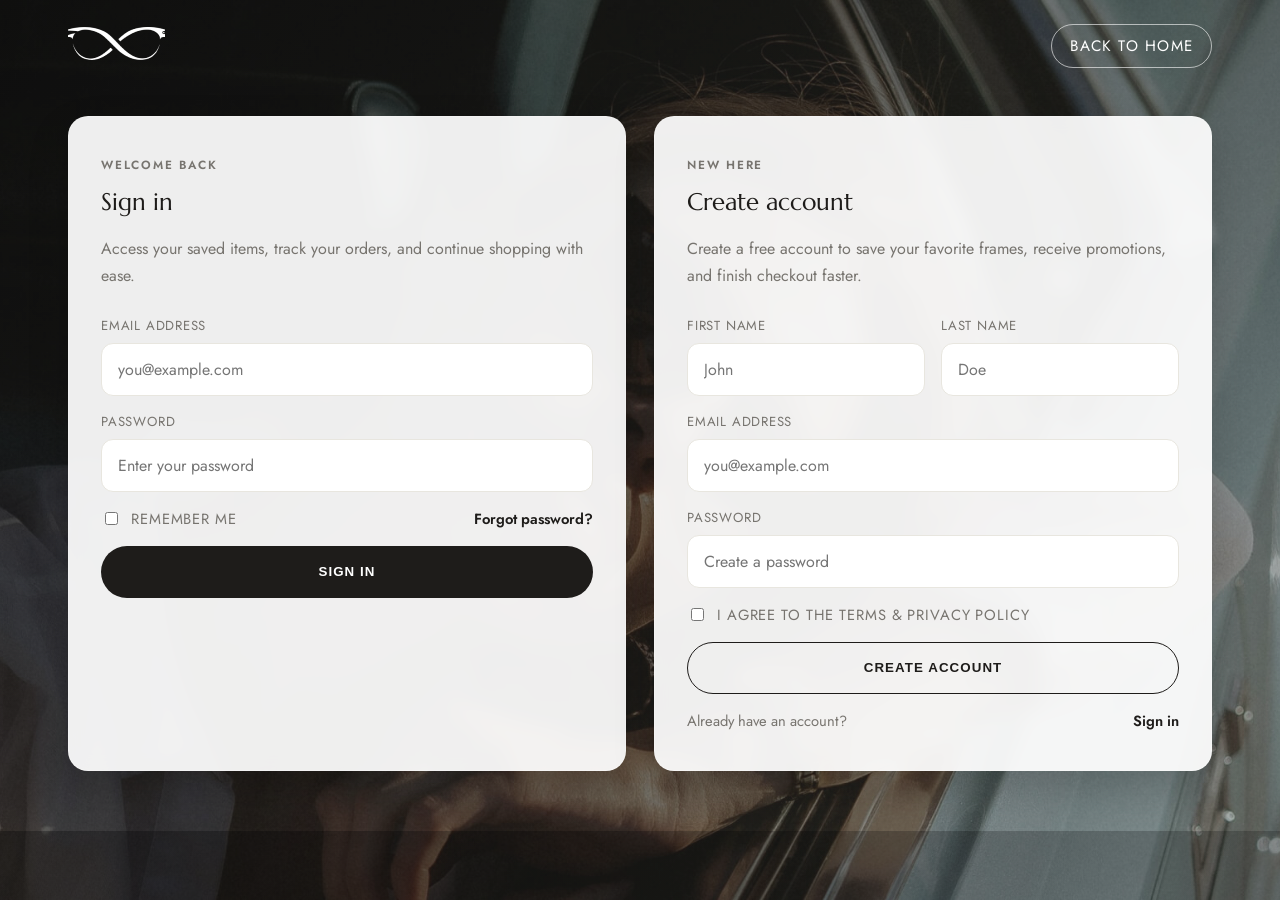
<file: account.html>
<!DOCTYPE html>
<html lang="en">
  <head>
    <meta charset="UTF-8" />
    <meta name="viewport" content="width=device-width, initial-scale=1.0" />
    <title>Account | Eyewear</title>
    <link rel="preconnect" href="https://fonts.googleapis.com" />
    <link rel="preconnect" href="https://fonts.gstatic.com" crossorigin />
    <link
      href="https://fonts.googleapis.com/css2?family=Jost:ital,wght@0,100..900;1,100..900&family=Marcellus&display=swap"
      rel="stylesheet"
    />
    <link rel="stylesheet" href="style.css" />
    <style>
      :root {
        --ink: #20201e;
        --muted: #77746f;
        --paper: #f7f6f2;
        --line: #e8e6df;
        --primary: #1e1c1a;
        --accent: #d0b98d;
        --panel: rgba(255, 255, 255, 0.93);
      }

      * { box-sizing: border-box; }

      body {
        margin: 0;
        font-family: "Jost", sans-serif;
        background: linear-gradient(135deg, rgba(20,20,20,0.7), rgba(76,75,71,0.4)),
          url("images/background-img.jpg") center/cover no-repeat fixed;
        color: var(--ink);
      }

      a { text-decoration: none; }

      .auth-header {
        max-width: 1180px;
        margin: 0 auto;
        padding: 24px 18px 0;
        display: flex;
        justify-content: space-between;
        align-items: center;
      }

      .brand img {
        max-height: 42px;
        width: auto;
      }

      .home-link {
        color: #fff;
        border: 1px solid rgba(255,255,255,0.6);
        padding: 10px 18px;
        border-radius: 999px;
        font-size: 0.95rem;
        letter-spacing: 0.08em;
        text-transform: uppercase;
      }

      .auth-shell {
        max-width: 1180px;
        margin: 48px auto 60px;
        padding: 0 18px;
      }

      .auth-grid {
        display: grid;
        grid-template-columns: repeat(2, minmax(0, 1fr));
        gap: 28px;
      }

      .auth-card {
        background: var(--panel);
        border: 1px solid rgba(255,255,255,0.2);
        border-radius: 20px;
        box-shadow: 0 18px 40px rgba(0,0,0,0.18);
        padding: 38px 32px;
        backdrop-filter: blur(8px);
      }

      .eyebrow {
        margin: 0 0 12px;
        color: var(--muted);
        text-transform: uppercase;
        letter-spacing: 0.15em;
        font-size: 0.74rem;
        font-weight: 600;
      }

      h1, h2 {
        margin: 0 0 18px;
        color: var(--primary);
        font-family: "Marcellus", serif;
        font-weight: 400;
      }

      .auth-card p {
        color: var(--muted);
        line-height: 1.7;
      }

      .auth-form {
        display: flex;
        flex-direction: column;
        gap: 16px;
        margin-top: 26px;
      }

      .form-group {
        display: flex;
        flex-direction: column;
        gap: 8px;
      }

      label {
        font-size: 0.82rem;
        letter-spacing: 0.06em;
        text-transform: uppercase;
        color: var(--muted);
      }

      input {
        width: 100%;
        border: 1px solid var(--line);
        border-radius: 12px;
        padding: 14px 16px;
        background: #fff;
        font: inherit;
        color: var(--ink);
      }

      input:focus {
        outline: 2px solid rgba(208, 185, 141, 0.4);
        border-color: var(--accent);
      }

      .row-group {
        display: grid;
        grid-template-columns: repeat(2, minmax(0, 1fr));
        gap: 16px;
      }

      .primary-btn {
        display: inline-flex;
        justify-content: center;
        align-items: center;
        min-height: 52px;
        border: none;
        border-radius: 999px;
        background: var(--primary);
        color: #fff;
        font-weight: 600;
        letter-spacing: 0.08em;
        text-transform: uppercase;
        cursor: pointer;
        transition: transform 0.2s ease, opacity 0.2s ease;
      }

      .primary-btn:hover {
        transform: translateY(-1px);
        opacity: 0.96;
      }

      .secondary-btn {
        display: inline-flex;
        justify-content: center;
        align-items: center;
        min-height: 52px;
        border: 1px solid var(--primary);
        border-radius: 999px;
        background: transparent;
        color: var(--primary);
        font-weight: 600;
        letter-spacing: 0.08em;
        text-transform: uppercase;
      }

      .meta-row {
        display: flex;
        justify-content: space-between;
        align-items: center;
        gap: 12px;
        font-size: 0.92rem;
        color: var(--muted);
      }

      .meta-row a {
        color: var(--primary);
        font-weight: 600;
      }

      .checkbox {
        display: inline-flex;
        align-items: center;
        gap: 10px;
        font-size: 0.92rem;
        color: var(--muted);
      }

      .checkbox input {
        width: auto;
      }

      @media (max-width: 800px) {
        .auth-grid,
        .row-group {
          grid-template-columns: 1fr;
        }
      }
    </style>
  </head>
  <body>
    <header class="auth-header">
      <a href="index.html" class="brand" aria-label="Eyewear home">
        <img src="images/logo.png" alt="Eyewear logo" />
      </a>
      <a href="index.html" class="home-link">Back to home</a>
    </header>

    <main class="auth-shell">
      <div class="auth-grid">
        <section class="auth-card">
          <p class="eyebrow">Welcome back</p>
          <h1>Sign in</h1>
          <p>Access your saved items, track your orders, and continue shopping with ease.</p>

          <form class="auth-form" action="index.html" method="get">
            <div class="form-group">
              <label for="signin-email">Email address</label>
              <input id="signin-email" type="email" name="email" placeholder="you@example.com" required />
            </div>

            <div class="form-group">
              <label for="signin-password">Password</label>
              <input id="signin-password" type="password" name="password" placeholder="Enter your password" required />
            </div>

            <div class="meta-row">
              <label class="checkbox"><input type="checkbox" /> Remember me</label>
              <a href="signup.html">Forgot password?</a>
            </div>

            <button class="primary-btn" type="submit">Sign in</button>
          </form>
        </section>

        <section class="auth-card">
          <p class="eyebrow">New here</p>
          <h2>Create account</h2>
          <p>Create a free account to save your favorite frames, receive promotions, and finish checkout faster.</p>

          <form class="auth-form" action="index.html" method="get">
            <div class="row-group">
              <div class="form-group">
                <label for="signup-firstname">First name</label>
                <input id="signup-firstname" type="text" name="firstname" placeholder="John" required />
              </div>
              <div class="form-group">
                <label for="signup-lastname">Last name</label>
                <input id="signup-lastname" type="text" name="lastname" placeholder="Doe" required />
              </div>
            </div>

            <div class="form-group">
              <label for="signup-email">Email address</label>
              <input id="signup-email" type="email" name="email" placeholder="you@example.com" required />
            </div>

            <div class="form-group">
              <label for="signup-password">Password</label>
              <input id="signup-password" type="password" name="password" placeholder="Create a password" required />
            </div>

            <label class="checkbox"><input type="checkbox" required /> I agree to the Terms & Privacy Policy</label>

            <button class="secondary-btn" type="submit">Create account</button>
            <div class="meta-row">
              <span>Already have an account?</span>
              <a href="signin.html">Sign in</a>
            </div>
          </form>
        </section>
      </div>
    </main>
  </body>
</html>
</file>
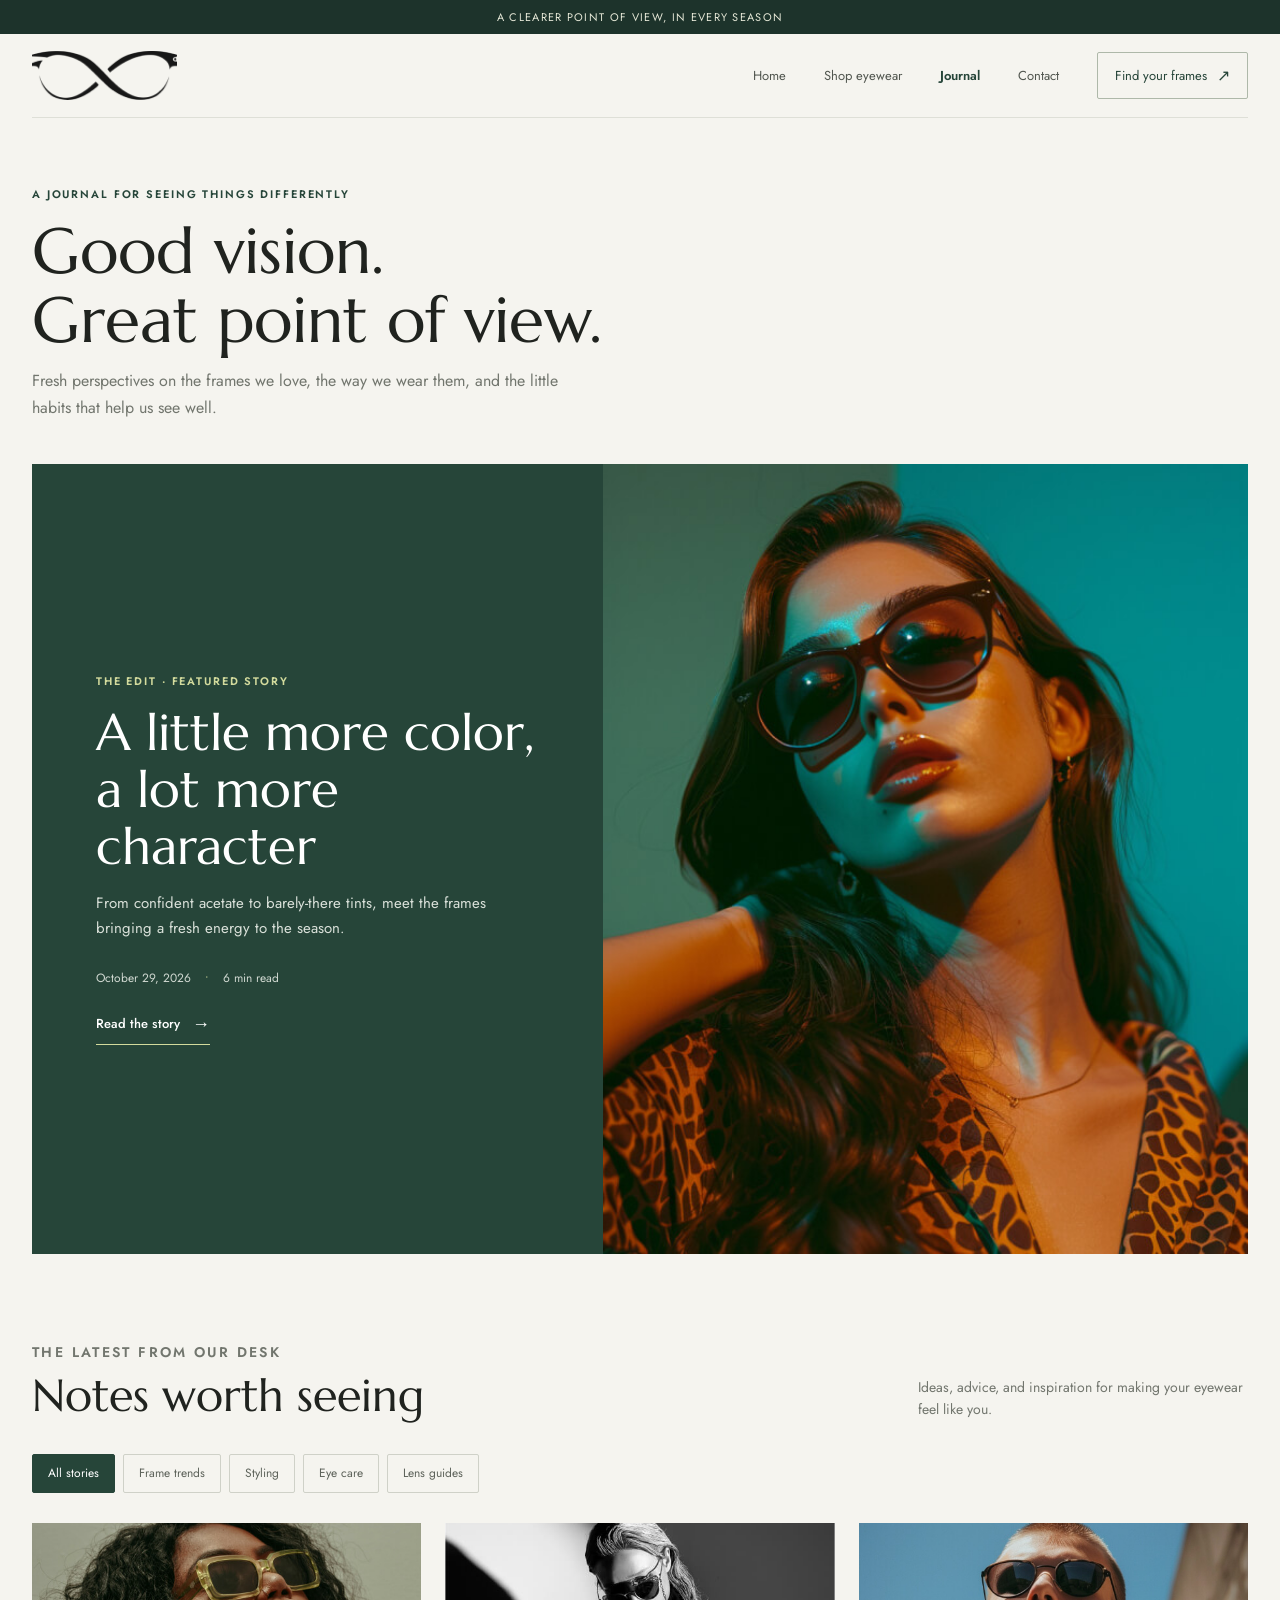
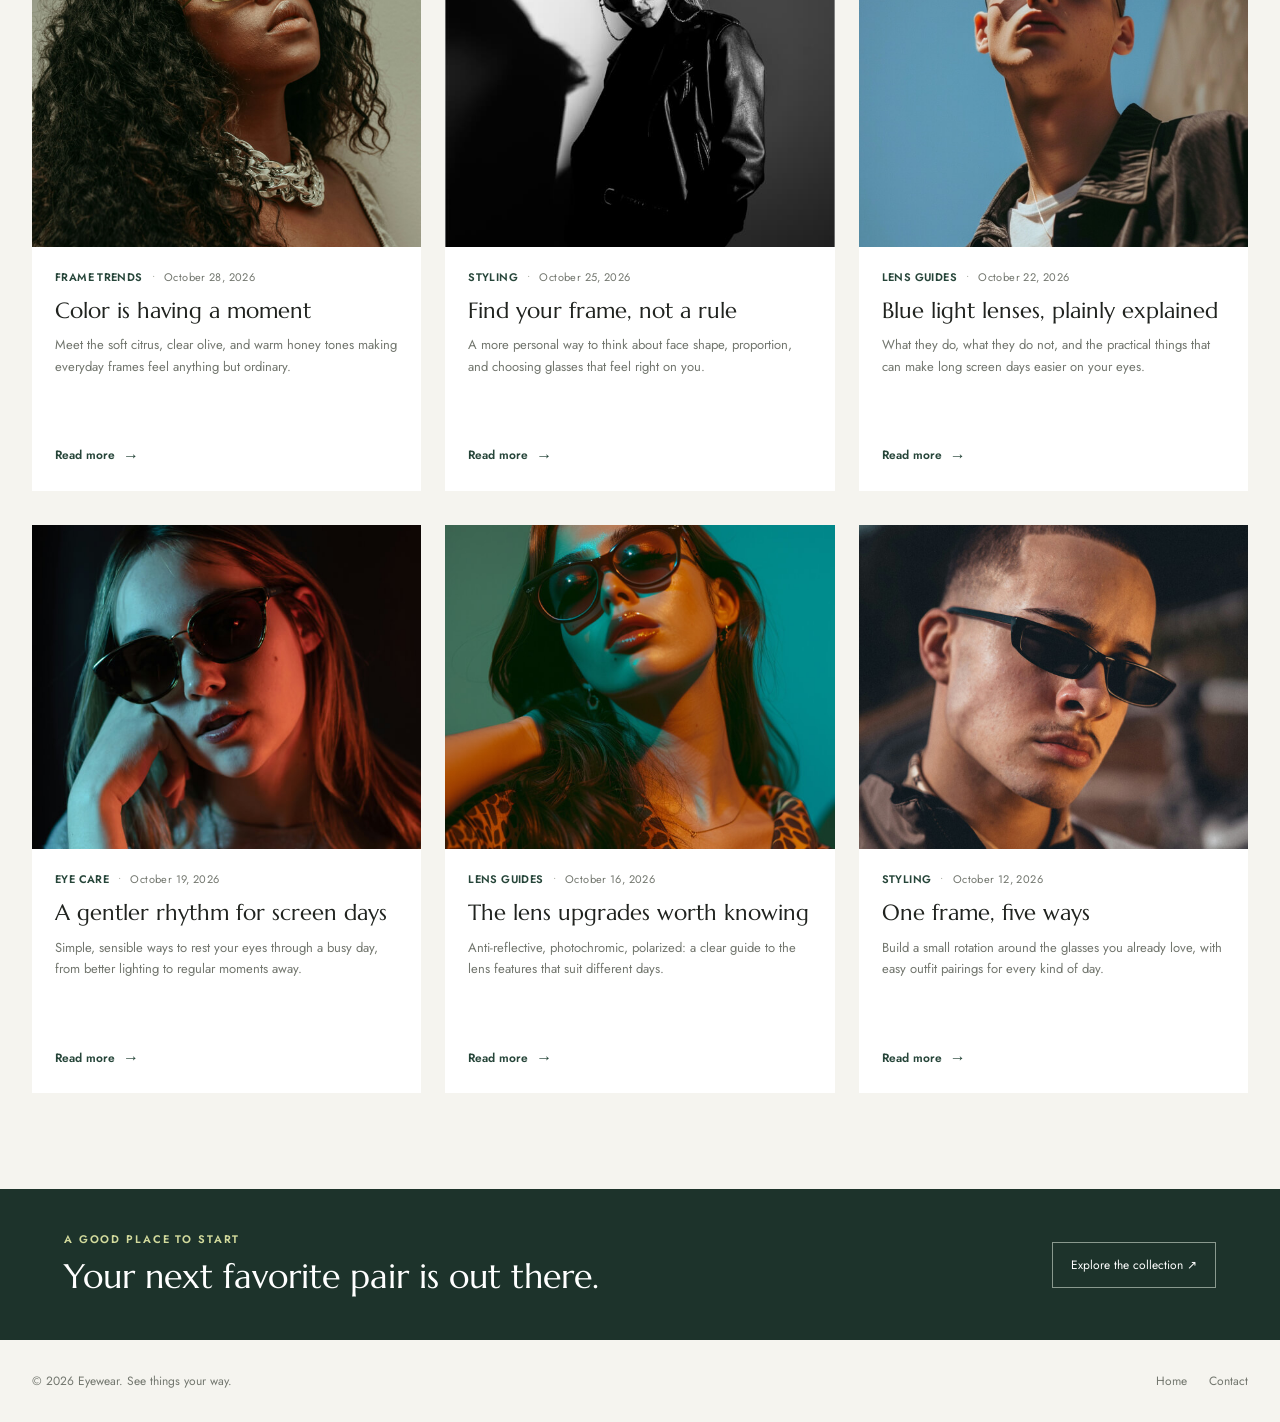
<file: blog.html>
<!DOCTYPE html>
<html lang="en">
  <head>
    <meta charset="UTF-8" />
    <meta name="viewport" content="width=device-width, initial-scale=1.0" />
    <meta name="description" content="The Eyewear Journal: thoughtful notes on frame trends, personal style, eye care, and lenses." />
    <title>The Eyewear Journal | Eyewear </title>
    <link rel="preconnect" href="https://fonts.googleapis.com" />
    <link rel="preconnect" href="https://fonts.gstatic.com" crossorigin />
    <link href="https://fonts.googleapis.com/css2?family=Jost:wght@400;500;600;700&family=Marcellus&display=swap" rel="stylesheet" />
    <style>
      :root {
        --ink: #20231f;
        --muted: #72766e;
        --paper: #f5f4ef;
        --white: #fff;
        --line: #dedfd7;
        --green: #264539;
        --green-deep: #1d332b;
        --citron: #d3db9d;
        --serif: "Marcellus", Georgia, serif;
        --sans: "Jost", sans-serif;
      }

      * { box-sizing: border-box; }
      html { scroll-behavior: smooth; }
      body { margin: 0; color: var(--ink); background: var(--paper); font-family: var(--sans); }
      a { color: inherit; text-decoration: none; }
      button { font: inherit; }

      .site-header { background: var(--paper); }
      .utility-line { display: flex; justify-content: center; padding: 9px 20px; color: #e7e9d8; background: var(--green-deep); font-size: 11px; letter-spacing: .12em; text-transform: uppercase; }
      .nav-shell { width: min(1320px, calc(100% - 64px)); min-height: 84px; margin: auto; display: flex; align-items: center; justify-content: space-between; border-bottom: 1px solid var(--line); }
      .brand { display: inline-flex; align-items: center; }
      .brand img { display: block; width: 145px; height: auto; }
      .main-nav { display: flex; align-items: center; gap: 38px; }
      .main-nav a { color: #51564f; font-size: 13px; transition: color 160ms ease; }
      .main-nav a:hover, .main-nav a[aria-current="page"] { color: var(--green); }
      .main-nav a[aria-current="page"] { font-weight: 600; }
      .shop-link { display: inline-flex; align-items: center; gap: 10px; padding: 11px 17px; border: 1px solid #aeb8a9; border-radius: 2px; color: var(--green) !important; }
      .shop-link span { font-size: 16px; }
      .menu-toggle { display: none; width: 42px; height: 42px; border: 1px solid var(--line); color: var(--ink); background: transparent; cursor: pointer; }

      .page-intro { width: min(1320px, calc(100% - 64px)); margin: auto; padding: 68px 0 42px; }
      .eyebrow { margin: 0 0 15px; color: var(--green); font-size: 11px; font-weight: 600; letter-spacing: .17em; text-transform: uppercase; }
      h1, h2, h3, p { margin-top: 0; }
      .page-intro h1 { max-width: 760px; margin-bottom: 12px; font-family: var(--serif); font-size: clamp(42px, 5vw, 68px); font-weight: 400; line-height: 1.08; }
      .page-intro > p:last-child { max-width: 560px; margin-bottom: 0; color: var(--muted); font-size: 16px; line-height: 1.7; }

      .feature-wrap { width: min(1320px, calc(100% - 64px)); margin: auto; }
      .feature { display: grid; min-height: 440px; grid-template-columns: 1fr 1.13fr; overflow: hidden; background: var(--green); }
      .feature-copy { display: flex; flex-direction: column; align-items: flex-start; justify-content: center; padding: clamp(32px, 5vw, 76px); color: #fff; }
      .feature-copy .eyebrow { color: var(--citron); }
      .feature-copy h2 { max-width: 460px; margin: 0 0 16px; font-family: var(--serif); font-size: clamp(34px, 4vw, 51px); font-weight: 400; line-height: 1.12; }
      .feature-copy > p:not(.eyebrow) { max-width: 420px; margin-bottom: 27px; color: #d9e0d9; font-size: 15px; line-height: 1.7; }
      .feature-meta { display: flex; align-items: center; gap: 14px; margin-bottom: 24px; color: #d1d9d2; font-size: 12px; }
      .feature-meta span + span::before { content: "•"; margin-right: 14px; color: var(--citron); }
      .text-link { display: inline-flex; align-items: center; gap: 12px; padding-bottom: 7px; border-bottom: 1px solid var(--citron); color: #fff; font-size: 13px; font-weight: 500; }
      .text-link span { font-size: 18px; transition: transform 160ms ease; }
      .text-link:hover span { transform: translateX(4px); }
      .feature-image { min-height: 440px; background: #5a5c4a; }
      .feature-image img { display: block; width: 100%; height: 100%; min-height: 440px; object-fit: cover; object-position: center 42%; }

      .stories { width: min(1320px, calc(100% - 64px)); margin: auto; padding: 88px 0 96px; }
      .stories-heading { display: flex; align-items: flex-end; justify-content: space-between; gap: 30px; margin-bottom: 30px; }
      .stories-heading h2 { margin: 0; font-family: var(--serif); font-size: clamp(32px, 4vw, 45px); font-weight: 400; }
      .stories-heading p { max-width: 330px; margin: 0 0 3px; color: var(--muted); font-size: 14px; line-height: 1.55; }
      .filters { display: flex; flex-wrap: wrap; gap: 8px; margin-bottom: 30px; }
      .filter-button { min-height: 39px; padding: 8px 15px; border: 1px solid #cfd1c8; border-radius: 2px; color: #5d625a; background: transparent; font-size: 12px; cursor: pointer; transition: color 160ms ease, background 160ms ease, border-color 160ms ease; }
      .filter-button:hover, .filter-button[aria-pressed="true"] { border-color: var(--green); color: #fff; background: var(--green); }
      .article-grid { display: grid; grid-template-columns: repeat(3, minmax(0, 1fr)); gap: 34px 24px; }
      .article-card { min-width: 0; background: var(--white); animation: rise-in 420ms ease both; }
      .article-card[hidden] { display: none; }
      .article-image { display: block; overflow: hidden; aspect-ratio: 1.2; background: #e5e3d9; }
      .article-image img { display: block; width: 100%; height: 100%; object-fit: cover; transition: transform 350ms ease; }
      .article-card:hover .article-image img { transform: scale(1.035); }
      .article-content { display: flex; min-height: 244px; flex-direction: column; align-items: flex-start; padding: 22px 23px 24px; }
      .article-meta { display: flex; flex-wrap: wrap; align-items: center; gap: 9px; margin-bottom: 12px; color: var(--muted); font-size: 11px; letter-spacing: .035em; }
      .article-category { color: var(--green); font-weight: 600; text-transform: uppercase; }
      .meta-dot { color: #a7aa9f; }
      .article-content h3 { margin-bottom: 9px; font-family: var(--serif); font-size: 22px; font-weight: 400; line-height: 1.28; }
      .article-content > p { margin-bottom: 20px; color: var(--muted); font-size: 13px; line-height: 1.65; }
      .article-extra { margin: -5px 0 20px; color: var(--muted); font-size: 13px; line-height: 1.65; }
      .read-more { display: inline-flex; align-items: center; gap: 8px; margin-top: auto; padding: 0; border: 0; color: var(--green); background: transparent; font-size: 12px; font-weight: 600; cursor: pointer; }
      .read-more span { font-size: 16px; transition: transform 160ms ease; }
      .read-more:hover span { transform: translateX(4px); }
      .no-results { display: none; padding: 34px 0; color: var(--muted); text-align: center; }

      .journal-note { display: grid; grid-template-columns: 1fr auto; align-items: center; gap: 30px; padding: 42px clamp(24px, 5vw, 70px); color: #fff; background: var(--green-deep); }
      .journal-note .eyebrow { margin-bottom: 8px; color: var(--citron); }
      .journal-note h2 { margin: 0; font-family: var(--serif); font-size: clamp(25px, 3vw, 34px); font-weight: 400; }
      .journal-note a { display: inline-flex; min-height: 46px; align-items: center; justify-content: center; padding: 0 18px; border: 1px solid #89998e; color: #fff; font-size: 12px; transition: color 160ms ease, background 160ms ease; }
      .journal-note a:hover { color: var(--green-deep); background: var(--citron); }
      .site-footer { display: flex; width: min(1320px, calc(100% - 64px)); min-height: 82px; align-items: center; justify-content: space-between; gap: 20px; margin: auto; color: var(--muted); font-size: 12px; }
      .site-footer p { margin: 0; }
      .footer-links { display: flex; gap: 22px; }
      .footer-links a:hover { color: var(--green); }

      @keyframes rise-in { from { opacity: 0; transform: translateY(12px); } to { opacity: 1; transform: translateY(0); } }
      @media (max-width: 900px) {
        .main-nav { gap: 22px; }
        .feature { grid-template-columns: 1fr 1fr; }
        .article-grid { grid-template-columns: repeat(2, minmax(0, 1fr)); }
      }
      @media (max-width: 640px) {
        .utility-line { padding-inline: 12px; font-size: 9px; text-align: center; }
        .nav-shell, .page-intro, .feature-wrap, .stories, .site-footer { width: calc(100% - 36px); }
        .nav-shell { min-height: 70px; }
        .brand img { width: 122px; }
        .menu-toggle { display: inline-grid; place-items: center; }
        .menu-toggle span, .menu-toggle span::before, .menu-toggle span::after { display: block; width: 17px; height: 1px; background: currentColor; }
        .menu-toggle span { position: relative; }
        .menu-toggle span::before, .menu-toggle span::after { position: absolute; left: 0; content: ""; }
        .menu-toggle span::before { top: -5px; }
        .menu-toggle span::after { top: 5px; }
        .main-nav { position: absolute; z-index: 3; top: 113px; right: 0; left: 0; display: none; align-items: stretch; gap: 0; padding: 10px 18px 18px; border-bottom: 1px solid var(--line); background: var(--paper); }
        .main-nav.is-open { display: flex; flex-direction: column; }
        .main-nav a { padding: 12px 4px; }
        .shop-link { justify-content: center; margin-top: 7px; }
        .page-intro { padding: 50px 0 28px; }
        .page-intro h1 { font-size: 43px; }
        .feature { grid-template-columns: 1fr; }
        .feature-copy { order: 2; padding: 32px 26px 36px; }
        .feature-copy h2 { font-size: 37px; }
        .feature-image, .feature-image img { min-height: 290px; max-height: 350px; }
        .stories { padding: 64px 0; }
        .stories-heading { display: block; }
        .stories-heading p { margin-top: 10px; }
        .filters { flex-wrap: nowrap; overflow-x: auto; margin-right: -18px; padding-right: 18px; padding-bottom: 7px; scrollbar-width: thin; }
        .filter-button { flex: 0 0 auto; }
        .article-grid { grid-template-columns: 1fr; gap: 20px; }
        .article-image { aspect-ratio: 1.22; }
        .article-content { min-height: 0; padding: 20px; }
        .article-content > p { margin-bottom: 19px; }
        .journal-note { grid-template-columns: 1fr; gap: 20px; padding: 30px 24px; }
        .journal-note a { justify-self: start; }
        .site-footer { min-height: 100px; flex-direction: column; align-items: flex-start; justify-content: center; gap: 10px; padding: 16px 0; }
      }
      @media (prefers-reduced-motion: reduce) {
        *, *::before, *::after { scroll-behavior: auto !important; animation-duration: .01ms !important; transition-duration: .01ms !important; }
      }
    </style>
  </head>
  <body>
    <header class="site-header">
      <div class="utility-line">A clearer point of view, in every season</div>
      <div class="nav-shell">
        <a class="brand" href="index.html" aria-label="Eyewear home"><img src="images/logo-dark.png" alt="Eyewear" /></a>
        <button class="menu-toggle" type="button" aria-label="Open navigation" aria-expanded="false"><span></span></button>
        <nav class="main-nav" id="main-navigation" aria-label="Main navigation">
          <a href="index.html">Home</a>
          <a href="index.html#new-arrival">Shop eyewear</a>
          <a href="blog.html" aria-current="page">Journal</a>
          <a href="contact.html">Contact</a>
          <a class="shop-link" href="index.html#new-arrival">Find your frames <span aria-hidden="true">↗</span></a>
        </nav>
      </div>
    </header>

    <main>
      <section class="page-intro" aria-labelledby="page-title">
        <p class="eyebrow">A journal for seeing things differently</p>
        <h1 id="page-title">Good vision.<br />Great point of view.</h1>
        <p>Fresh perspectives on the frames we love, the way we wear them, and the little habits that help us see well.</p>
      </section>

      <section class="feature-wrap" aria-labelledby="feature-title">
        <article class="feature">
          <div class="feature-copy">
            <p class="eyebrow">The edit · Featured story</p>
            <h2 id="feature-title">A little more color, a lot more character</h2>
            <p>From confident acetate to barely-there tints, meet the frames bringing a fresh energy to the season.</p>
            <div class="feature-meta"><span>October 29, 2026</span><span>6 min read</span></div>
            <a class="text-link" href="#article-colorful-frames">Read the story <span aria-hidden="true">→</span></a>
          </div>
          <div class="feature-image"><img src="images/blog5.jpg" alt="Woman wearing bold, tinted statement sunglasses" /></div>
        </article>
      </section>

      <section class="stories" id="latest-stories" aria-labelledby="stories-title">
        <div class="stories-heading">
          <div><p class="eyebrow">The latest from our desk</p><h2 id="stories-title">Notes worth seeing</h2></div>
          <p>Ideas, advice, and inspiration for making your eyewear feel like you.</p>
        </div>
        <div class="filters" role="group" aria-label="Filter articles by topic">
          <button class="filter-button" type="button" data-filter="all" aria-pressed="true">All stories</button>
          <button class="filter-button" type="button" data-filter="trends" aria-pressed="false">Frame trends</button>
          <button class="filter-button" type="button" data-filter="styling" aria-pressed="false">Styling</button>
          <button class="filter-button" type="button" data-filter="eye-care" aria-pressed="false">Eye care</button>
          <button class="filter-button" type="button" data-filter="lenses" aria-pressed="false">Lens guides</button>
        </div>

        <div class="article-grid" id="article-grid">
          <article class="article-card" id="article-colorful-frames" data-category="trends">
            <a class="article-image" href="#article-colorful-frames" aria-label="Read Color is having a moment"><img src="images/category1.jpg" alt="Bold translucent frames styled with a contemporary look" loading="lazy" /></a>
            <div class="article-content"><div class="article-meta"><span class="article-category">Frame trends</span><span class="meta-dot">•</span><time datetime="2026-10-28">October 28, 2026</time></div><h3>Color is having a moment</h3><p>Meet the soft citrus, clear olive, and warm honey tones making everyday frames feel anything but ordinary.</p><p class="article-extra" id="detail-colorful-frames" hidden>Start with a shade you already reach for in your wardrobe. A translucent frame adds color without feeling loud, while a deeper tone can make a familiar silhouette feel new.</p><button class="read-more" type="button" aria-expanded="false" aria-controls="detail-colorful-frames">Read more <span aria-hidden="true">→</span></button></div>
          </article>
          <article class="article-card" id="article-face-shape" data-category="styling">
            <a class="article-image" href="#article-face-shape" aria-label="Read Find your frame, not a rule"><img src="images/blog1.jpg" alt="Black and white portrait featuring dark statement glasses" loading="lazy" /></a>
            <div class="article-content"><div class="article-meta"><span class="article-category">Styling</span><span class="meta-dot">•</span><time datetime="2026-10-25">October 25, 2026</time></div><h3>Find your frame, not a rule</h3><p>A more personal way to think about face shape, proportion, and choosing glasses that feel right on you.</p><p class="article-extra" id="detail-face-shape" hidden>Use traditional face-shape guides as a starting point, not a checklist. Pay attention to fit, bridge comfort, and the proportions that make you feel most like yourself.</p><button class="read-more" type="button" aria-expanded="false" aria-controls="detail-face-shape">Read more <span aria-hidden="true">→</span></button></div>
          </article>
          <article class="article-card" id="article-screen-lenses" data-category="lenses">
            <a class="article-image" href="#article-screen-lenses" aria-label="Read Blue light lenses, plainly explained"><img src="images/blog2.jpg" alt="Man in sunglasses against a clear blue sky" loading="lazy" /></a>
            <div class="article-content"><div class="article-meta"><span class="article-category">Lens guides</span><span class="meta-dot">•</span><time datetime="2026-10-22">October 22, 2026</time></div><h3>Blue light lenses, plainly explained</h3><p>What they do, what they do not, and the practical things that can make long screen days easier on your eyes.</p><p class="article-extra" id="detail-screen-lenses" hidden>Evidence for special blue-light coatings easing digital eye strain is limited. Regular breaks, comfortable screen distance, and an up-to-date prescription are useful first steps.</p><button class="read-more" type="button" aria-expanded="false" aria-controls="detail-screen-lenses">Read more <span aria-hidden="true">→</span></button></div>
          </article>
          <article class="article-card" id="article-eye-breaks" data-category="eye-care">
            <a class="article-image" href="#article-eye-breaks" aria-label="Read A gentler rhythm for screen days"><img src="images/category2.jpg" alt="Woman relaxing in oversized sunglasses" loading="lazy" /></a>
            <div class="article-content"><div class="article-meta"><span class="article-category">Eye care</span><span class="meta-dot">•</span><time datetime="2026-10-19">October 19, 2026</time></div><h3>A gentler rhythm for screen days</h3><p>Simple, sensible ways to rest your eyes through a busy day, from better lighting to regular moments away.</p><p class="article-extra" id="detail-eye-breaks" hidden>Try the 20-20-20 habit: about every 20 minutes, look at something around 20 feet away for 20 seconds. If discomfort persists, check in with an eye-care professional.</p><button class="read-more" type="button" aria-expanded="false" aria-controls="detail-eye-breaks">Read more <span aria-hidden="true">→</span></button></div>
          </article>
          <article class="article-card" id="article-lens-coatings" data-category="lenses">
            <a class="article-image" href="#article-lens-coatings" aria-label="Read The lens upgrades worth knowing"><img src="images/blog5.jpg" alt="Close-up of tinted fashion glasses" loading="lazy" /></a>
            <div class="article-content"><div class="article-meta"><span class="article-category">Lens guides</span><span class="meta-dot">•</span><time datetime="2026-10-16">October 16, 2026</time></div><h3>The lens upgrades worth knowing</h3><p>Anti-reflective, photochromic, polarized: a clear guide to the lens features that suit different days.</p><p class="article-extra" id="detail-lens-coatings" hidden>Anti-reflective coatings reduce reflections, photochromic lenses darken outdoors, and polarized lenses cut reflected glare. The best choice depends on where and how you wear your glasses.</p><button class="read-more" type="button" aria-expanded="false" aria-controls="detail-lens-coatings">Read more <span aria-hidden="true">→</span></button></div>
          </article>
          <article class="article-card" id="article-everyday-style" data-category="styling">
            <a class="article-image" href="#article-everyday-style" aria-label="Read One frame, five ways"><img src="images/category3.jpg" alt="Modern narrow sunglasses styled for everyday wear" loading="lazy" /></a>
            <div class="article-content"><div class="article-meta"><span class="article-category">Styling</span><span class="meta-dot">•</span><time datetime="2026-10-12">October 12, 2026</time></div><h3>One frame, five ways</h3><p>Build a small rotation around the glasses you already love, with easy outfit pairings for every kind of day.</p><p class="article-extra" id="detail-everyday-style" hidden>Let the frame set the tone: pair a bold shape with clean lines, soften angular styles with knit textures, or repeat one frame color in a small accessory.</p><button class="read-more" type="button" aria-expanded="false" aria-controls="detail-everyday-style">Read more <span aria-hidden="true">→</span></button></div>
          </article>
        </div>
        <p class="no-results" id="no-results" role="status">No stories in this topic just yet.</p>
      </section>

      <section class="journal-note" aria-label="Explore eyewear">
        <div><p class="eyebrow">A good place to start</p><h2>Your next favorite pair is out there.</h2></div>
        <a href="index.html#new-arrival">Explore the collection <span aria-hidden="true">&nbsp;↗</span></a>
      </section>
    </main>

    <footer class="site-footer">
      <p>© 2026 Eyewear. See things your way.</p>
      <nav class="footer-links" aria-label="Footer navigation"><a href="index.html">Home</a><a href="contact.html">Contact</a></nav>
    </footer>

    <script>
      const filterButtons = document.querySelectorAll(".filter-button");
      const articleCards = document.querySelectorAll(".article-card");
      const readMoreButtons = document.querySelectorAll(".read-more");
      const noResults = document.querySelector("#no-results");
      const menuToggle = document.querySelector(".menu-toggle");
      const mainNavigation = document.querySelector("#main-navigation");

      readMoreButtons.forEach((button) => {
        button.addEventListener("click", () => {
          const isExpanded = button.getAttribute("aria-expanded") === "true";
          const details = document.getElementById(button.getAttribute("aria-controls"));
          details.hidden = isExpanded;
          button.setAttribute("aria-expanded", String(!isExpanded));
          button.firstChild.textContent = isExpanded ? "Read more " : "Read less ";
        });
      });

      filterButtons.forEach((button) => {
        button.addEventListener("click", () => {
          const selectedFilter = button.dataset.filter;
          let visibleCount = 0;

          filterButtons.forEach((filterButton) => {
            filterButton.setAttribute("aria-pressed", String(filterButton === button));
          });
          articleCards.forEach((card) => {
            const isVisible = selectedFilter === "all" || card.dataset.category === selectedFilter;
            card.hidden = !isVisible;
            if (isVisible) visibleCount += 1;
          });
          noResults.style.display = visibleCount ? "none" : "block";
        });
      });

      menuToggle.addEventListener("click", () => {
        const isOpen = menuToggle.getAttribute("aria-expanded") === "true";
        menuToggle.setAttribute("aria-expanded", String(!isOpen));
        menuToggle.setAttribute("aria-label", isOpen ? "Open navigation" : "Close navigation");
        mainNavigation.classList.toggle("is-open", !isOpen);
      });
    </script>
  </body>
</html>
</file>
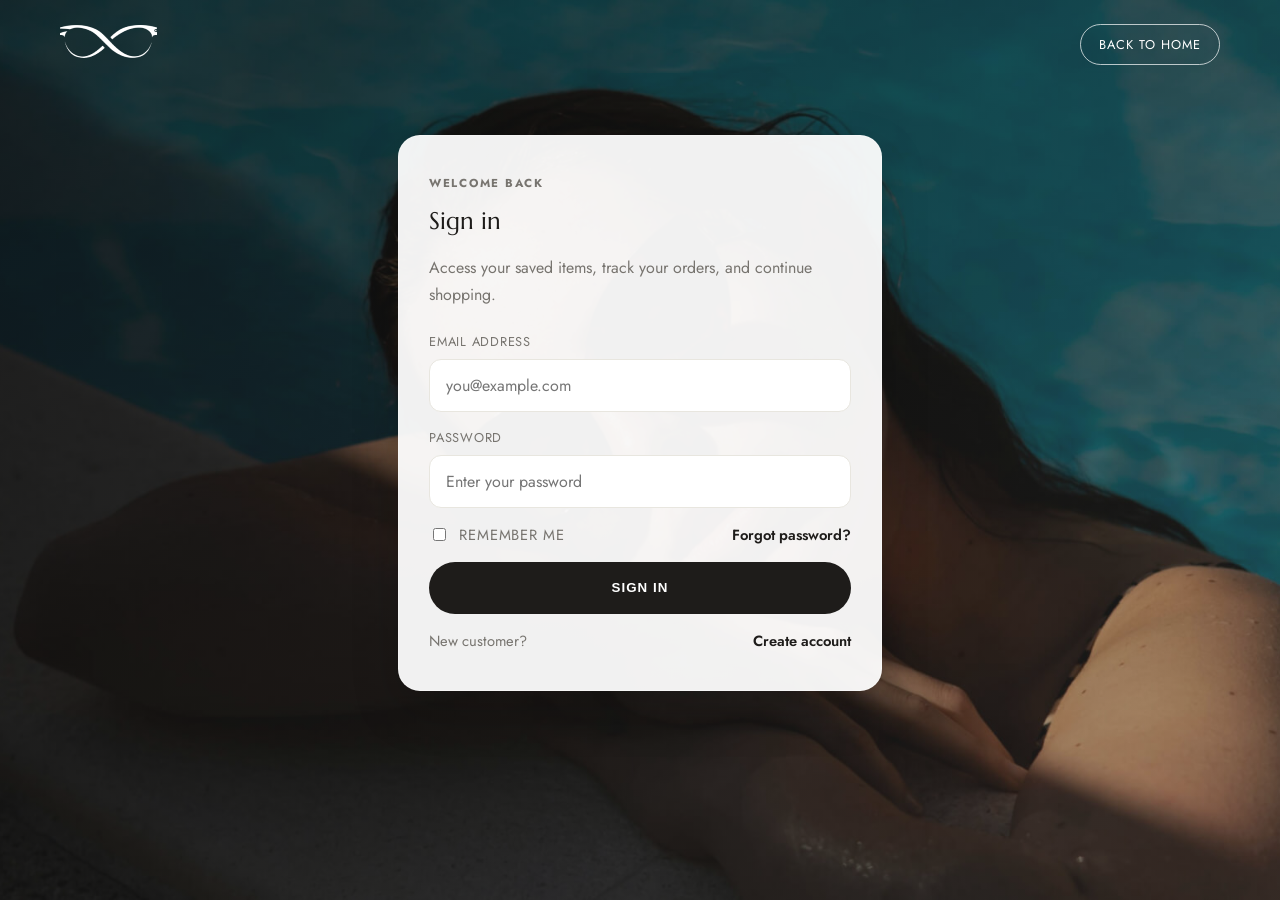
<file: signin.html>
<!DOCTYPE html>
<html lang="en">
  <head>
    <meta charset="UTF-8" />
    <meta name="viewport" content="width=device-width, initial-scale=1.0" />
    <title>Sign In | Eyewear</title>
    <link rel="preconnect" href="https://fonts.googleapis.com" />
    <link rel="preconnect" href="https://fonts.gstatic.com" crossorigin />
    <link
      href="https://fonts.googleapis.com/css2?family=Jost:ital,wght@0,100..900;1,100..900&family=Marcellus&display=swap"
      rel="stylesheet"
    />
    <link rel="stylesheet" href="style.css" />
    <style>
      :root {
        --ink: #20201e;
        --muted: #77746f;
        --paper: #f7f6f2;
        --line: #e8e6df;
        --primary: #1e1c1a;
        --accent: #d0b98d;
        --panel: rgba(255, 255, 255, 0.94);
      }

      * { box-sizing: border-box; }

      body {
        margin: 0;
        min-height: 100vh;
        font-family: "Jost", sans-serif;
        background: linear-gradient(135deg, rgba(17,17,17,0.7), rgba(64,63,60,0.4)),
          url("images/banner1.jpg") center/cover no-repeat fixed;
        color: var(--ink);
      }

      a { text-decoration: none; }

      .auth-header {
        max-width: 1200px;
        margin: 0 auto;
        padding: 24px 20px 0;
        display: flex;
        align-items: center;
        justify-content: space-between;
      }

      .brand img {
        max-height: 42px;
        width: auto;
      }

      .home-link {
        border: 1px solid rgba(255,255,255,0.7);
        color: #fff;
        border-radius: 999px;
        padding: 10px 18px;
        font-size: 0.8rem;
        letter-spacing: 0.08em;
        text-transform: uppercase;
      }

      .auth-shell {
        max-width: 520px;
        margin: 70px auto 80px;
        padding: 0 18px;
      }

      .auth-card {
        background: var(--panel);
        border: 1px solid rgba(255,255,255,0.3);
        border-radius: 22px;
        padding: 38px 30px;
        box-shadow: 0 20px 48px rgba(0,0,0,0.18);
      }

      .eyebrow {
        margin: 0 0 12px;
        color: var(--muted);
        text-transform: uppercase;
        letter-spacing: 0.15em;
        font-size: 0.72rem;
        font-weight: 700;
      }

      h1 {
        margin: 0 0 18px;
        color: var(--primary);
        font-family: "Marcellus", serif;
        font-weight: 400;
      }

      .auth-card p {
        color: var(--muted);
        line-height: 1.7;
      }

      .auth-form {
        display: flex;
        flex-direction: column;
        gap: 16px;
        margin-top: 24px;
      }

      .form-group {
        display: flex;
        flex-direction: column;
        gap: 8px;
      }

      label {
        font-size: 0.8rem;
        letter-spacing: 0.06em;
        text-transform: uppercase;
        color: var(--muted);
      }

      input {
        width: 100%;
        border: 1px solid var(--line);
        border-radius: 12px;
        padding: 14px 16px;
        background: #fff;
        font: inherit;
        color: var(--ink);
      }

      input:focus {
        outline: 2px solid rgba(208, 185, 141, 0.4);
        border-color: var(--accent);
      }

      .meta-row {
        display: flex;
        justify-content: space-between;
        align-items: center;
        gap: 12px;
        font-size: 0.92rem;
        color: var(--muted);
      }

      .meta-row a {
        color: var(--primary);
        font-weight: 600;
      }

      .checkbox {
        display: inline-flex;
        align-items: center;
        gap: 10px;
        font-size: 0.92rem;
        color: var(--muted);
      }

      .checkbox input {
        width: auto;
      }

      .primary-btn {
        display: inline-flex;
        justify-content: center;
        align-items: center;
        min-height: 52px;
        border: none;
        border-radius: 999px;
        background: var(--primary);
        color: #fff;
        font-weight: 600;
        letter-spacing: 0.08em;
        text-transform: uppercase;
        cursor: pointer;
      }
    </style>
  </head>
  <body>
    <header class="auth-header">
      <a href="index.html" class="brand" aria-label="Eyewear home">
        <img src="images/logo.png" alt="Eyewear logo" />
      </a>
      <a href="index.html" class="home-link">Back to home</a>
    </header>

    <main class="auth-shell">
      <section class="auth-card">
        <p class="eyebrow">Welcome back</p>
        <h1>Sign in</h1>
        <p>Access your saved items, track your orders, and continue shopping.</p>

        <form class="auth-form" action="index.html" method="get">
          <div class="form-group">
            <label for="email">Email address</label>
            <input id="email" type="email" name="email" placeholder="you@example.com" required />
          </div>

          <div class="form-group">
            <label for="password">Password</label>
            <input id="password" type="password" name="password" placeholder="Enter your password" required />
          </div>

          <div class="meta-row">
            <label class="checkbox"><input type="checkbox" /> Remember me</label>
            <a href="signup.html">Forgot password?</a>
          </div>

          <button class="primary-btn" type="submit">Sign in</button>

          <div class="meta-row">
            <span>New customer?</span>
            <a href="signup.html">Create account</a>
          </div>
        </form>
      </section>
    </main>
  </body>
</html>
</file>
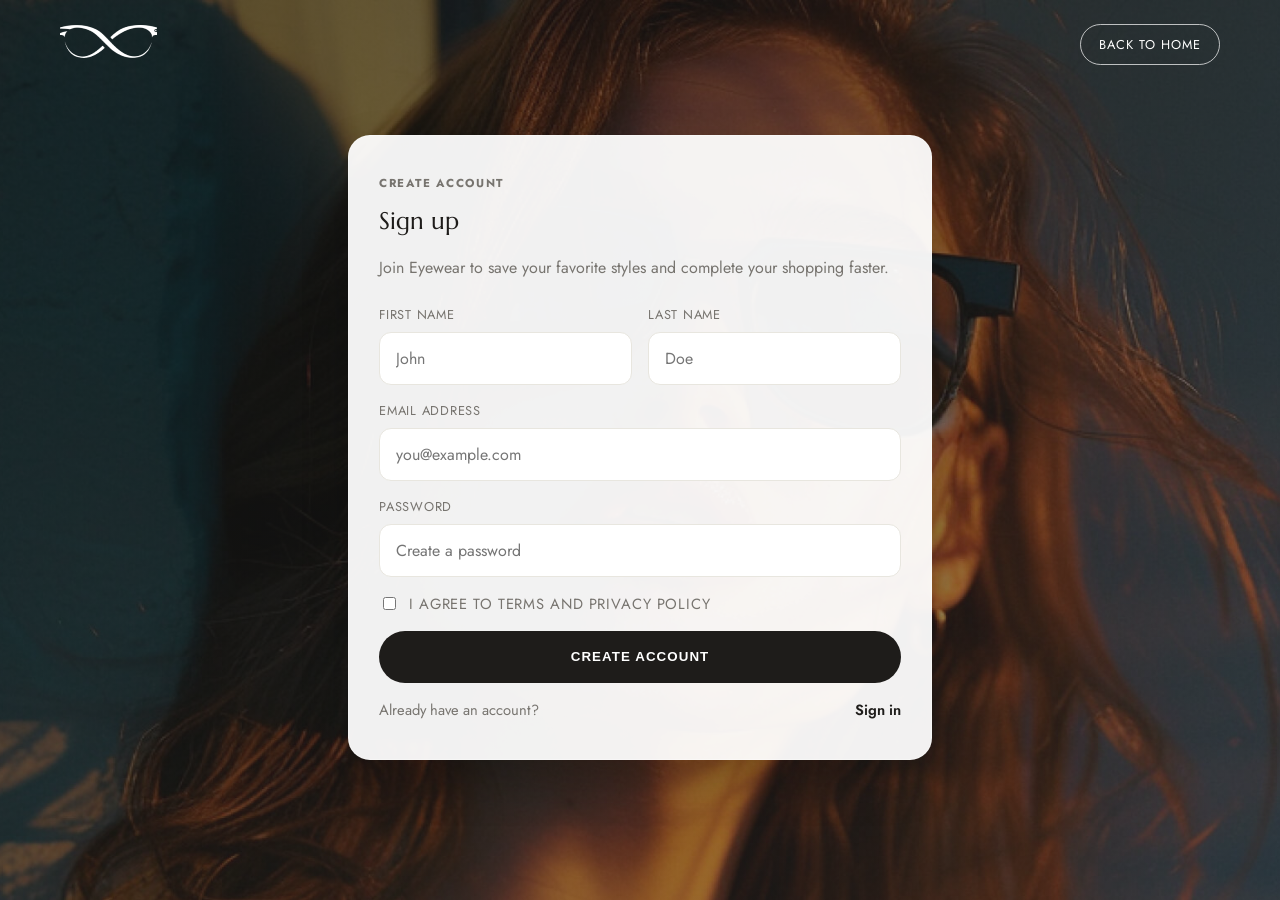
<file: signup.html>
<!DOCTYPE html>
<html lang="en">
  <head>
    <meta charset="UTF-8" />
    <meta name="viewport" content="width=device-width, initial-scale=1.0" />
    <title>Sign Up | Eyewear</title>
    <link rel="preconnect" href="https://fonts.googleapis.com" />
    <link rel="preconnect" href="https://fonts.gstatic.com" crossorigin />
    <link
      href="https://fonts.googleapis.com/css2?family=Jost:ital,wght@0,100..900;1,100..900&family=Marcellus&display=swap"
      rel="stylesheet"
    />
    <link rel="stylesheet" href="style.css" />
    <style>
      :root {
        --ink: #20201e;
        --muted: #77746f;
        --paper: #f7f6f2;
        --line: #e8e6df;
        --primary: #1e1c1a;
        --accent: #d0b98d;
        --panel: rgba(255, 255, 255, 0.94);
      }

      * { box-sizing: border-box; }

      body {
        margin: 0;
        min-height: 100vh;
        font-family: "Jost", sans-serif;
        background: linear-gradient(135deg, rgba(17,17,17,0.7), rgba(64,63,60,0.4)),
          url("images/banner2.jpg") center/cover no-repeat fixed;
        color: var(--ink);
      }

      a { text-decoration: none; }

      .auth-header {
        max-width: 1200px;
        margin: 0 auto;
        padding: 24px 20px 0;
        display: flex;
        align-items: center;
        justify-content: space-between;
      }

      .brand img {
        max-height: 42px;
        width: auto;
      }

      .home-link {
        border: 1px solid rgba(255,255,255,0.7);
        color: #fff;
        border-radius: 999px;
        padding: 10px 18px;
        font-size: 0.8rem;
        letter-spacing: 0.08em;
        text-transform: uppercase;
      }

      .auth-shell {
        max-width: 620px;
        margin: 70px auto 80px;
        padding: 0 18px;
      }

      .auth-card {
        background: var(--panel);
        border: 1px solid rgba(255,255,255,0.3);
        border-radius: 22px;
        padding: 38px 30px;
        box-shadow: 0 20px 48px rgba(0,0,0,0.18);
      }

      .eyebrow {
        margin: 0 0 12px;
        color: var(--muted);
        text-transform: uppercase;
        letter-spacing: 0.15em;
        font-size: 0.72rem;
        font-weight: 700;
      }

      h1 {
        margin: 0 0 18px;
        color: var(--primary);
        font-family: "Marcellus", serif;
        font-weight: 400;
      }

      .auth-card p {
        color: var(--muted);
        line-height: 1.7;
      }

      .auth-form {
        display: flex;
        flex-direction: column;
        gap: 16px;
        margin-top: 24px;
      }

      .form-group {
        display: flex;
        flex-direction: column;
        gap: 8px;
      }

      .row-group {
        display: grid;
        grid-template-columns: repeat(2, minmax(0, 1fr));
        gap: 16px;
      }

      label {
        font-size: 0.8rem;
        letter-spacing: 0.06em;
        text-transform: uppercase;
        color: var(--muted);
      }

      input {
        width: 100%;
        border: 1px solid var(--line);
        border-radius: 12px;
        padding: 14px 16px;
        background: #fff;
        font: inherit;
        color: var(--ink);
      }

      input:focus {
        outline: 2px solid rgba(208, 185, 141, 0.4);
        border-color: var(--accent);
      }

      .checkbox {
        display: inline-flex;
        align-items: center;
        gap: 10px;
        font-size: 0.92rem;
        color: var(--muted);
      }

      .checkbox input {
        width: auto;
      }

      .primary-btn {
        display: inline-flex;
        justify-content: center;
        align-items: center;
        min-height: 52px;
        border: none;
        border-radius: 999px;
        background: var(--primary);
        color: #fff;
        font-weight: 600;
        letter-spacing: 0.08em;
        text-transform: uppercase;
        cursor: pointer;
      }

      .meta-row {
        display: flex;
        justify-content: space-between;
        align-items: center;
        gap: 12px;
        font-size: 0.92rem;
        color: var(--muted);
      }

      .meta-row a {
        color: var(--primary);
        font-weight: 600;
      }

      @media (max-width: 700px) {
        .row-group {
          grid-template-columns: 1fr;
        }
      }
    </style>
  </head>
  <body>
    <header class="auth-header">
      <a href="index.html" class="brand" aria-label="Eyewear home">
        <img src="images/logo.png" alt="Eyewear logo" />
      </a>
      <a href="index.html" class="home-link">Back to home</a>
    </header>

    <main class="auth-shell">
      <section class="auth-card">
        <p class="eyebrow">Create account</p>
        <h1>Sign up</h1>
        <p>Join Eyewear to save your favorite styles and complete your shopping faster.</p>

        <form class="auth-form" action="index.html" method="get">
          <div class="row-group">
            <div class="form-group">
              <label for="first-name">First name</label>
              <input id="first-name" type="text" name="firstName" placeholder="John" required />
            </div>
            <div class="form-group">
              <label for="last-name">Last name</label>
              <input id="last-name" type="text" name="lastName" placeholder="Doe" required />
            </div>
          </div>

          <div class="form-group">
            <label for="signup-email">Email address</label>
            <input id="signup-email" type="email" name="email" placeholder="you@example.com" required />
          </div>

          <div class="form-group">
            <label for="signup-password">Password</label>
            <input id="signup-password" type="password" name="password" placeholder="Create a password" required />
          </div>

          <label class="checkbox"><input type="checkbox" required /> I agree to terms and privacy policy</label>

          <button class="primary-btn" type="submit">Create account</button>

          <div class="meta-row">
            <span>Already have an account?</span>
            <a href="signin.html">Sign in</a>
          </div>
        </form>
      </section>
    </main>
  </body>
</html>
</file>
<file: style.css>
:root {
  --ink: #20201e;
  --muted: #77746f;
  --paper: #f7f6f2;
  --line: #e8e6df;
}

body {
  color: var(--ink);
  background: #fff;
  font-family: "Jost", sans-serif;
}

a {
  color: inherit;
}

.main-menu {
  background: rgba(24, 24, 23, 0.96);
  box-shadow: 0 4px 18px rgb(0 0 0 / 10%);
}

.main-menu .nav-link {
  color: #f8f7f3;
}

.main-menu .nav-link:hover,
.main-menu .nav-link.active {
  color: #d3c6a2;
}

.main-logo img {
  max-height: 42px;
  width: auto;
}

#hero .swiper-slide {
  min-height: 620px;
  background-position: center;
  background-size: cover;
}

#hero .swiper-slide > .container-fluid {
  display: flex;
  min-height: 620px;
  align-items: center;
  justify-content: center;
  background: linear-gradient(90deg, rgb(0 0 0 / 35%), transparent 85%);
}

#category .image-holder {
  overflow: hidden;
  border-radius: 4px;
  background: var(--paper);
}

#category .post-image {
  width: 100%;
  aspect-ratio: 4 / 3;
  object-fit: cover;
}

.product-store {
  background: var(--paper);
}

.product-store .row > [class*="col-"] {
  position: relative;
}

.product-item {
  display: flex;
  flex-direction: column;
  height: 100%;
  padding: 14px;
  border: 1px solid var(--line);
  border-radius: 6px;
  background: #fff;
  transition: box-shadow 180ms ease, transform 180ms ease;
}

.product-item:hover {
  transform: translateY(-3px);
  box-shadow: 0 12px 28px rgb(30 28 22 / 8%);
}

.product-item .image-holder {
  overflow: hidden;
  border-radius: 4px;
  background: var(--paper);
}

.product-item .product-image {
  display: block;
  width: 100%;
  aspect-ratio: 1 / 1;
  object-fit: cover;
}

.product-item .cart-concern {
  position: static;
  inset: auto;
  display: block;
  width: 100%;
  height: auto;
  padding: 12px 0 0;
  transform: none;
  background: transparent;
  opacity: 1;
  visibility: visible;
}

.product-item .cart-button {
  width: 100%;
  min-height: 40px;
  gap: 10px;
}

.product-item .cart-link {
  flex: 1;
  justify-content: center;
  min-height: 40px;
  padding: 8px 10px;
  border: 1px solid var(--line);
  border-radius: 4px;
}

.product-item .view-btn,
.product-item .wishlist-btn {
  display: inline-flex;
  width: 40px;
  height: 40px;
  flex: 0 0 40px;
  align-items: center;
  justify-content: center;
  margin-top: 0 !important;
  border: 1px solid var(--line);
  border-radius: 4px;
  text-decoration: none;
}

.product-item .wishlist-btn {
  color: var(--ink);
  transition: color 160ms ease, background-color 160ms ease;
}

.product-item .wishlist-btn:hover,
.product-item .wishlist-btn.is-liked {
  color: #c43d52;
  background: #fff1f3;
}

.wishlist-count-link {
  position: relative;
  display: inline-flex;
}

.wishlist-count-badge {
  position: absolute;
  top: -0.45rem;
  right: -0.55rem;
  display: grid;
  min-width: 1.1rem;
  height: 1.1rem;
  padding: 0 0.25rem;
  place-items: center;
  border-radius: 999px;
  color: #fff;
  background: #c43d52;
  font-size: 0.68rem;
  font-weight: 600;
  line-height: 1;
}

.product-item .product-detail {
  margin-top: 12px !important;
  gap: 12px;
}

.product-item .product-title {
  font-size: 1rem;
}

.product-item .product-detail p {
  white-space: nowrap;
}

.product-item .cart-link {
  color: var(--ink);
  text-decoration: none;
}

.product-item .cart-link:hover {
  color: var(--muted);
}

.product-item .cart-link[aria-disabled="true"] {
  color: var(--muted);
  cursor: not-allowed;
  opacity: 0.55;
  text-decoration: line-through;
}

.cart-item {
  display: flex;
  align-items: center;
  gap: 12px;
  padding: 14px 0;
  border-right: 0;
  border-left: 0;
}

.cart-item-image {
  width: 64px;
  height: 64px;
  flex: 0 0 64px;
  border-radius: 4px;
  background: var(--paper);
  object-fit: cover;
}

.cart-item-details {
  min-width: 0;
  flex: 1;
}

.cart-item-details h6 {
  overflow-wrap: anywhere;
}

.cart-quantity {
  display: flex;
  align-items: center;
  gap: 10px;
  margin-top: 8px;
}

.quantity-value {
  min-width: 20px;
  text-align: center;
}

.cart-item-actions {
  display: flex;
  flex-direction: column;
  align-items: flex-end;
  gap: 8px;
  white-space: nowrap;
}

#checkout-btn:disabled {
  cursor: not-allowed;
  opacity: 0.55;
}

#paymentModal {
  --bs-modal-border-radius: 10px;
  --bs-modal-header-border-width: 0;
  --bs-modal-footer-border-width: 0;
}

#paymentModal .modal-content {
  overflow: hidden;
  border: 1px solid var(--line);
  box-shadow: 0 24px 70px rgb(0 0 0 / 18%);
  font-family: "Jost", sans-serif;
}

#paymentModal .modal-header {
  padding: 1.5rem 1.5rem 0.75rem;
}

#paymentModal .modal-title {
  color: var(--ink);
  font-family: "Marcellus", serif;
  font-size: 1.5rem;
  letter-spacing: 0.02em;
}

#paymentModal .modal-body {
  padding: 1rem 1.5rem 1.25rem;
}

#paymentModal .payment-summary {
  display: flex;
  align-items: center;
  justify-content: space-between;
  gap: 1rem;
  padding: 1rem 1.1rem;
  border: 1px solid var(--line);
  border-radius: 6px;
  color: var(--muted);
  background: var(--paper);
  font-size: 0.95rem;
}

#paymentModal .payment-summary strong {
  color: var(--ink);
  font-size: 1.5rem;
  font-weight: 600;
  font-variant-numeric: tabular-nums;
}

#paymentModal .form-label {
  margin-bottom: 0.5rem;
  color: var(--ink);
  font-size: 0.95rem;
  font-weight: 500;
}

#paymentModal #payment-amount {
  min-height: 48px;
  border-color: var(--line);
  font-size: 1.05rem;
  font-variant-numeric: tabular-nums;
}

#paymentModal .payment-amount-field {
  position: relative;
}

#paymentModal .payment-amount-field > span {
  position: absolute;
  z-index: 2;
  top: 50%;
  left: 0.9rem;
  color: var(--muted);
  font-size: 1.05rem;
  transform: translateY(-50%);
}

#paymentModal .payment-amount-field #payment-amount {
  padding-left: 2rem;
}

#paymentModal #payment-amount:focus {
  border-color: #a59a7f;
  box-shadow: 0 0 0 0.2rem rgb(165 154 127 / 18%);
}

#paymentModal .payment-hint {
  display: block;
  margin-top: 0.65rem;
  line-height: 1.55;
}

#paymentModal #payment-feedback {
  font-weight: 500;
  line-height: 1.5;
}

#paymentModal #payment-feedback.payment-success {
  display: flex;
  align-items: center;
  gap: 0.75rem;
  padding: 0.9rem 1rem;
  border: 1px solid #b8e5cd;
  border-radius: 7px;
  color: #176b43;
  background: #eaf8f0;
  animation: payment-success-in 220ms ease-out;
}

#paymentModal #payment-feedback.payment-success::before {
  display: grid;
  width: 2rem;
  height: 2rem;
  flex: 0 0 2rem;
  place-items: center;
  border-radius: 50%;
  color: #fff;
  background: #24945f;
  content: "✓";
  font-size: 1.2rem;
  font-weight: 700;
}

@keyframes payment-success-in {
  from {
    opacity: 0;
    transform: translateY(5px);
  }

  to {
    opacity: 1;
    transform: translateY(0);
  }
}

#paymentModal .modal-footer {
  gap: 0.5rem;
  padding: 0 1.5rem 1.5rem;
}

#paymentModal .modal-footer .btn {
  min-height: 44px;
  padding-inline: 1.25rem;
  font-weight: 500;
}

#imageZoomModal .image-zoom-content {
  overflow: hidden;
  border: 0;
  border-radius: 8px;
  background: #171715;
}

#imageZoomModal .modal-header {
  border: 0;
}

#imageZoomModal .modal-title {
  color: #fff;
  font-family: "Marcellus", serif;
}

#imageZoomModal .modal-body {
  display: grid;
  min-height: 240px;
  padding: 0 1rem 1rem;
  place-items: center;
}

#imageZoomModal #zoomed-product-image {
  display: block;
  width: 100%;
  max-height: 75vh;
  border-radius: 4px;
  object-fit: contain;
}

#blog .card {
  overflow: hidden;
  border: 1px solid var(--line);
  border-radius: 8px;
  background: #fff;
  box-shadow: 0 8px 24px rgb(30 28 22 / 5%);
  transition: transform 180ms ease, box-shadow 180ms ease;
}

#blog .blog-card:hover {
  transform: translateY(-4px);
  box-shadow: 0 14px 30px rgb(30 28 22 / 10%);
}

#blog .blog-image-wrap {
  position: relative;
  overflow: hidden;
  background: var(--paper);
}

#blog .blog-image-wrap a {
  display: block;
}

#blog .blog-image-wrap img {
  display: block;
  width: 100%;
  aspect-ratio: 4 / 3;
  object-fit: cover;
  transition: transform 220ms ease;
}

#blog .blog-card:hover .blog-image-wrap img {
  transform: scale(1.03);
}

#blog .blog-date {
  position: absolute;
  top: 14px;
  left: 14px;
  display: flex;
  min-width: 58px;
  flex-direction: column;
  align-items: center;
  padding: 7px 10px;
  border-radius: 5px;
  color: var(--ink);
  background: #fff;
  box-shadow: 0 3px 12px rgb(0 0 0 / 12%);
  font-size: 0.72rem;
  font-weight: 600;
  letter-spacing: 0.08em;
  line-height: 1.2;
}

#blog .blog-date span:first-child {
  font-size: 1.45rem;
  letter-spacing: 0;
}

#blog .blog-card .card-body {
  display: flex;
  flex: 1;
  flex-direction: column;
  padding: 1.5rem;
}

#blog .blog-title-link {
  color: var(--ink);
  text-decoration: none;
}

#blog .blog-title-link:hover {
  color: var(--muted);
}

#blog .card-title {
  margin-bottom: 0.75rem;
  font-size: 1.35rem;
  line-height: 1.3;
}

#blog .blog-paragraph {
  color: var(--muted);
  line-height: 1.7;
}

#service {
  margin-top: 1.5rem;
}

footer {
  background: var(--paper);
}

#service .row {
  align-items: stretch;
}

#service .row > [class*="col-"] {
  display: flex;
}

#service .card {
  display: flex;
  width: 100%;
  height: 100%;
  flex-direction: column;
  align-items: center;
  justify-content: flex-start;
  gap: 0.5rem;
  padding: 2rem 1.5rem;
  text-align: center;
}

#service .service-icon {
  display: block;
  min-height: 4rem;
}

#service h4 {
  display: flex;
  min-height: 3.5rem;
  align-items: center;
  justify-content: center;
}

#service .card-text {
  display: flex;
  flex: 1;
  align-items: flex-start;
}

#service .card-text p {
  margin-bottom: 0;
}

#service .card-text {
  justify-content: center;
}

@media (max-width: 767.98px) {
  #paymentModal .modal-header {
    padding: 1.25rem 1.25rem 0.75rem;
  }

  #paymentModal .modal-body {
    padding: 0.75rem 1.25rem 1rem;
  }

  #paymentModal .modal-footer {
    padding: 0 1.25rem 1.25rem;
  }

  #hero .swiper-slide,
  #hero .swiper-slide > .container-fluid {
    min-height: 480px;
  }

  #hero h2 {
    font-size: clamp(2.5rem, 12vw, 4rem);
  }

  #blog .blog-card .card-body {
    padding: 1.25rem;
  }

  .product-item {
    padding: 10px;
  }
}

@media (prefers-reduced-motion: reduce) {
  *,
  *::before,
  *::after {
    scroll-behavior: auto !important;
    transition-duration: 0.01ms !important;
    animation-duration: 0.01ms !important;
  }
}
</file>
